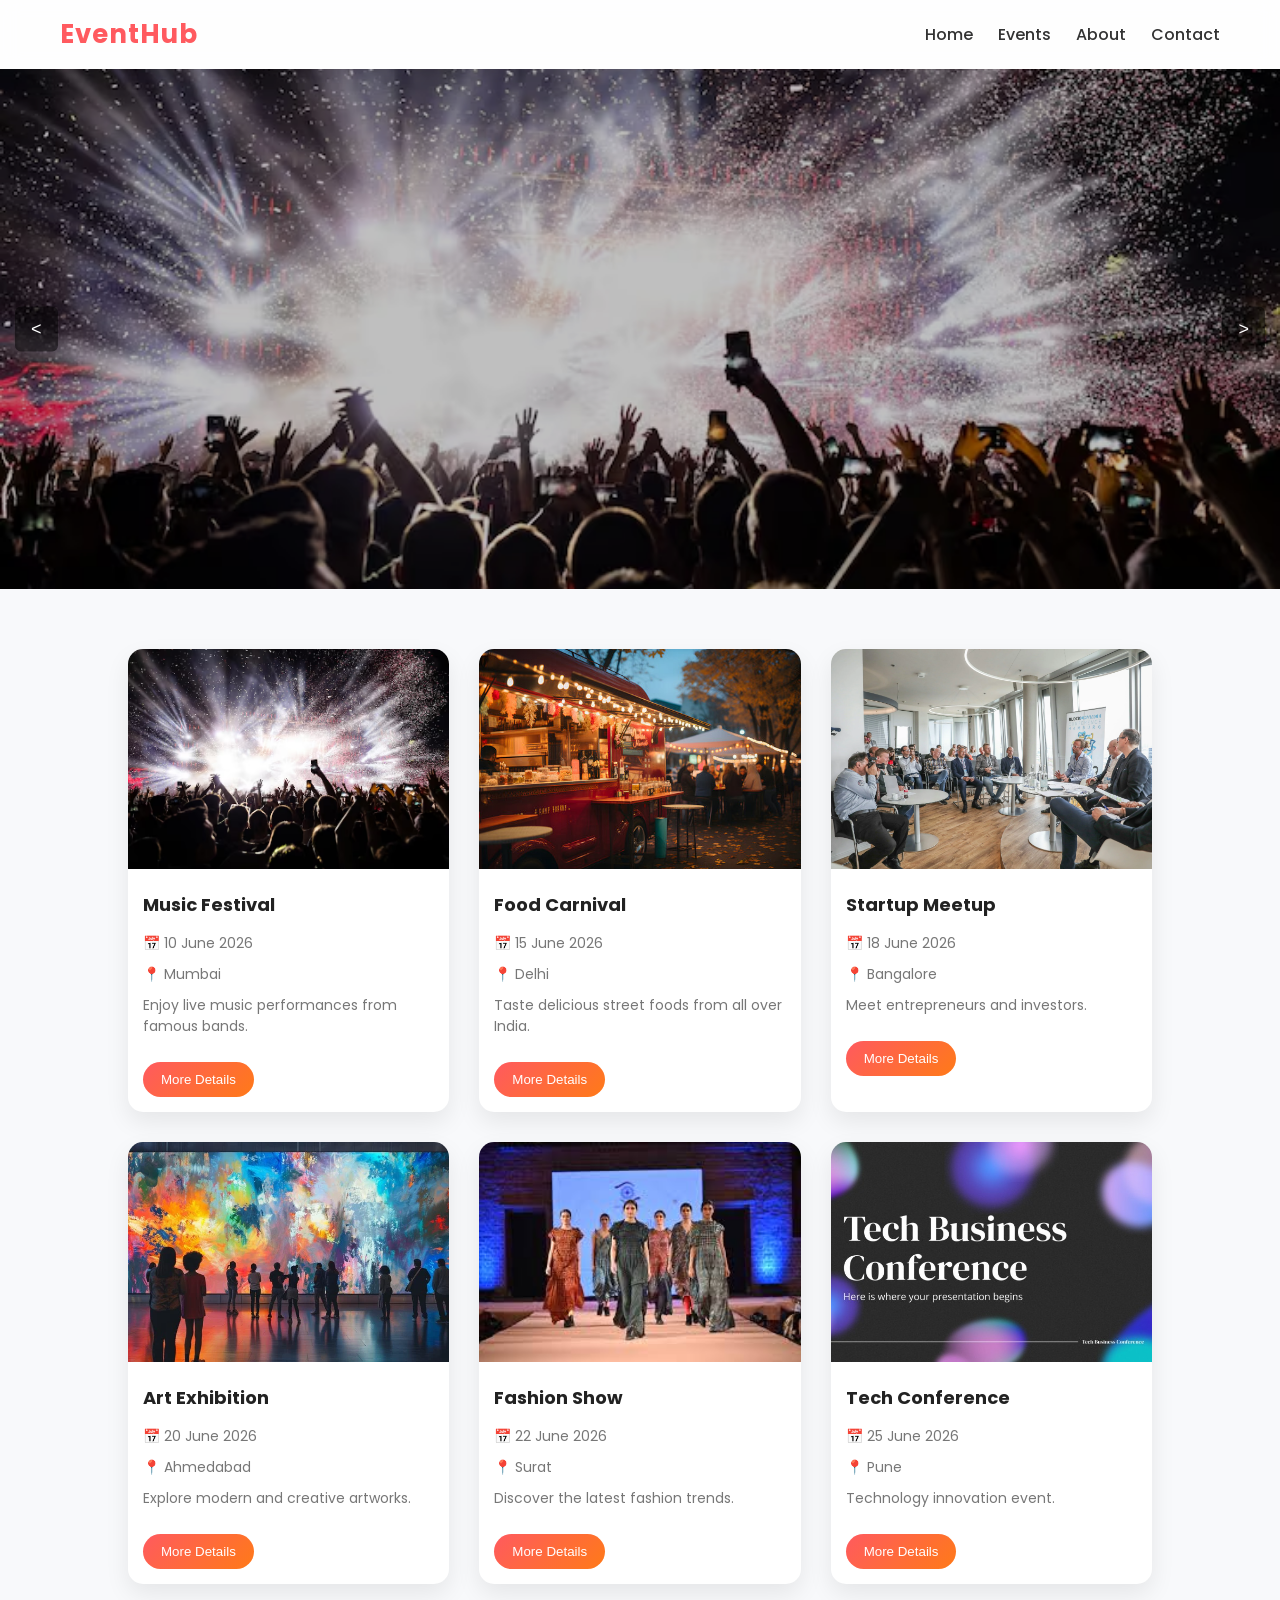
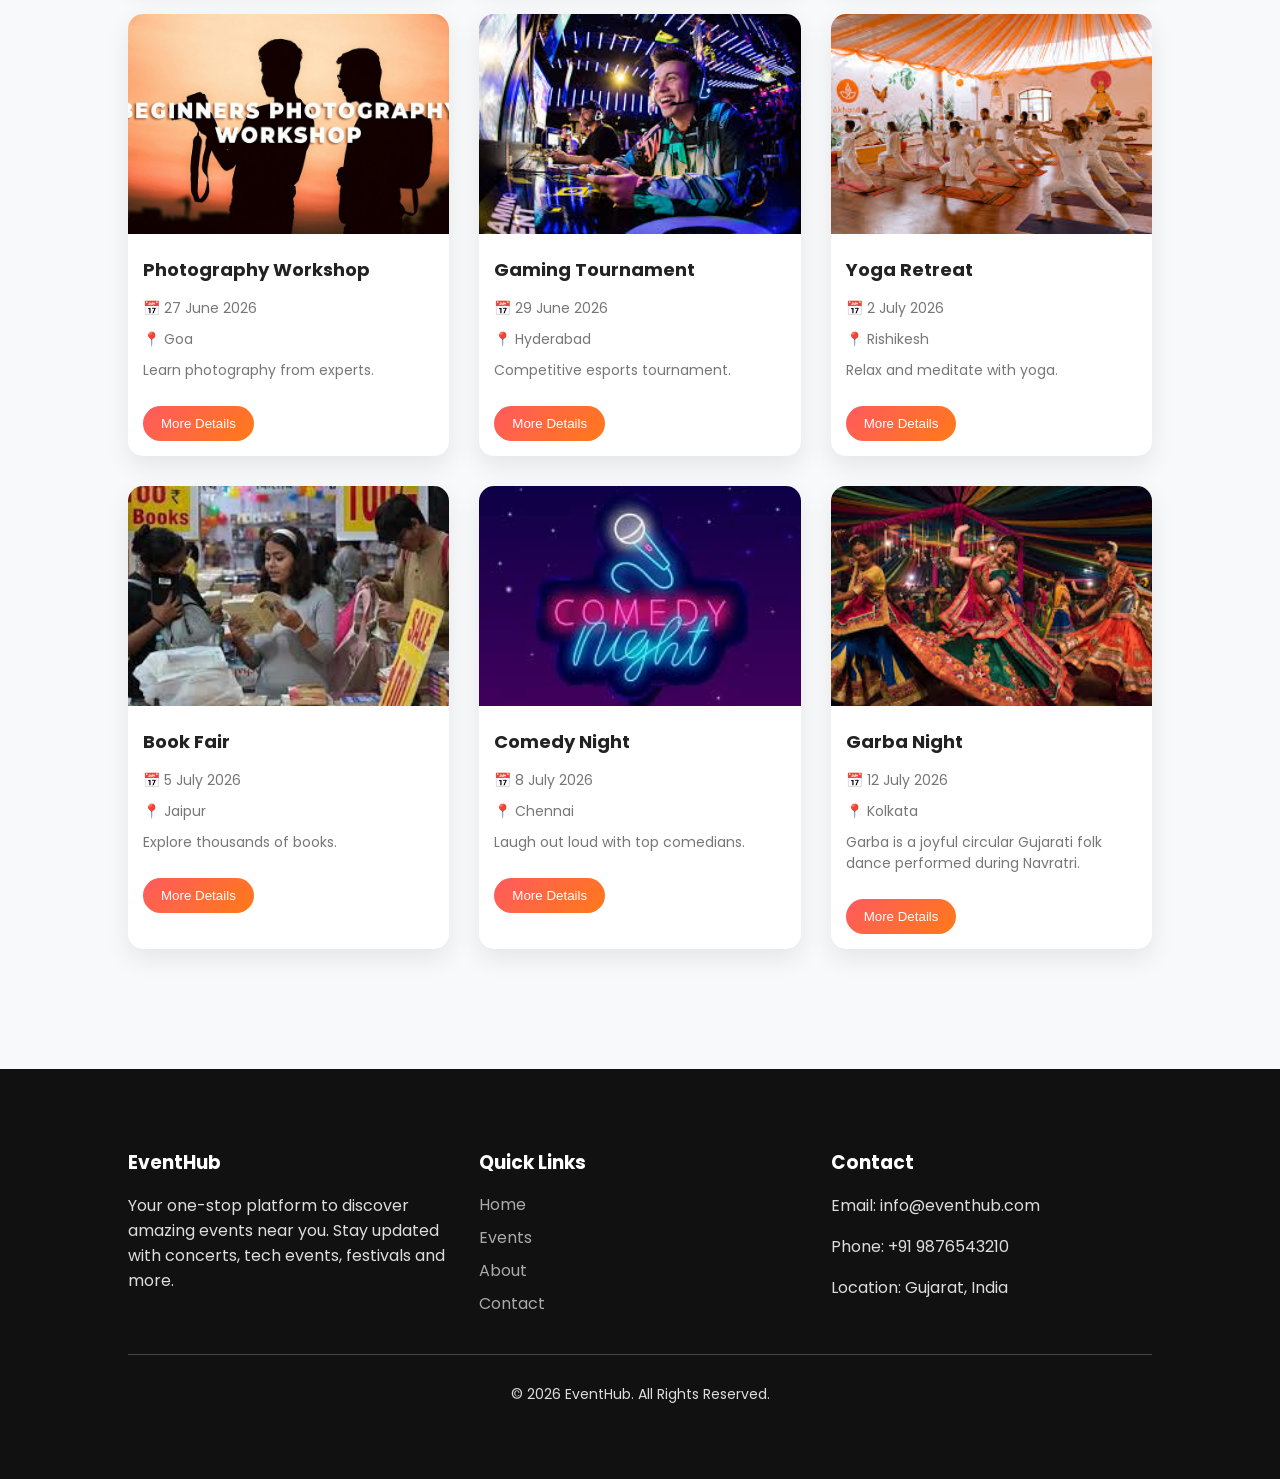
<file: index.html>
<!DOCTYPE html>
<html>

<head>

    <title>EventHub</title>

    <link rel="stylesheet" href="style.css">

    <meta name="viewport" content="width=device-width, initial-scale=1.0">

    <link href="https://fonts.googleapis.com/css2?family=Poppins&display=swap" rel="stylesheet">

</head>

<body>
    <header>

        <div class="logo">EventHub</div>

        <div class="menu-toggle">☰</div>

        <nav id="navMenu">

            <a href="index.html">Home</a>
            <a href="events.html">Events</a>
            <a href="about.html">About</a>
            <a href="contact.html">Contact</a>
        

        </nav>

    

    </header>

    <main>

        <div class="slider">

            <div class="slides" id="slides">

                <img src="event1.jpg">
                <img src="event2.jpg">
                <img src="event3.jpg">
                <img src="event4.jpg">
                <img src="event6.jpg">

            </div>

            <button class="prev">&lt;</button>
            <button class="next">&gt;</button>

        </div>

        

        <section class="events" id="eventsContainer">

        </section>

    </main>


    <footer class="footer">

        <div class="footer-container">

            <div class="footer-box">
                <h3>EventHub</h3>
                <p>Your one-stop platform to discover amazing events near you.
                    Stay updated with concerts, tech events, festivals and more.</p>
            </div>

            <div class="footer-box">
                <h3>Quick Links</h3>
                <a href="index.html">Home</a>
                <a href="events.html">Events</a>
                <a href="about.html">About</a>
                <a href="contact.html">Contact</a>
            </div>

            <div class="footer-box">
                <h3>Contact</h3>
                <p>Email: info@eventhub.com</p>
                <p>Phone: +91 9876543210</p>
                <p>Location: Gujarat, India</p>
            </div>

        </div>

        <div class="footer-bottom">
            <p>© 2026 EventHub. All Rights Reserved.</p>
        </div>

    </footer>


    <script src="events.js"></script>
    <script src="script.js"></script>

</body>

</html>
</file>
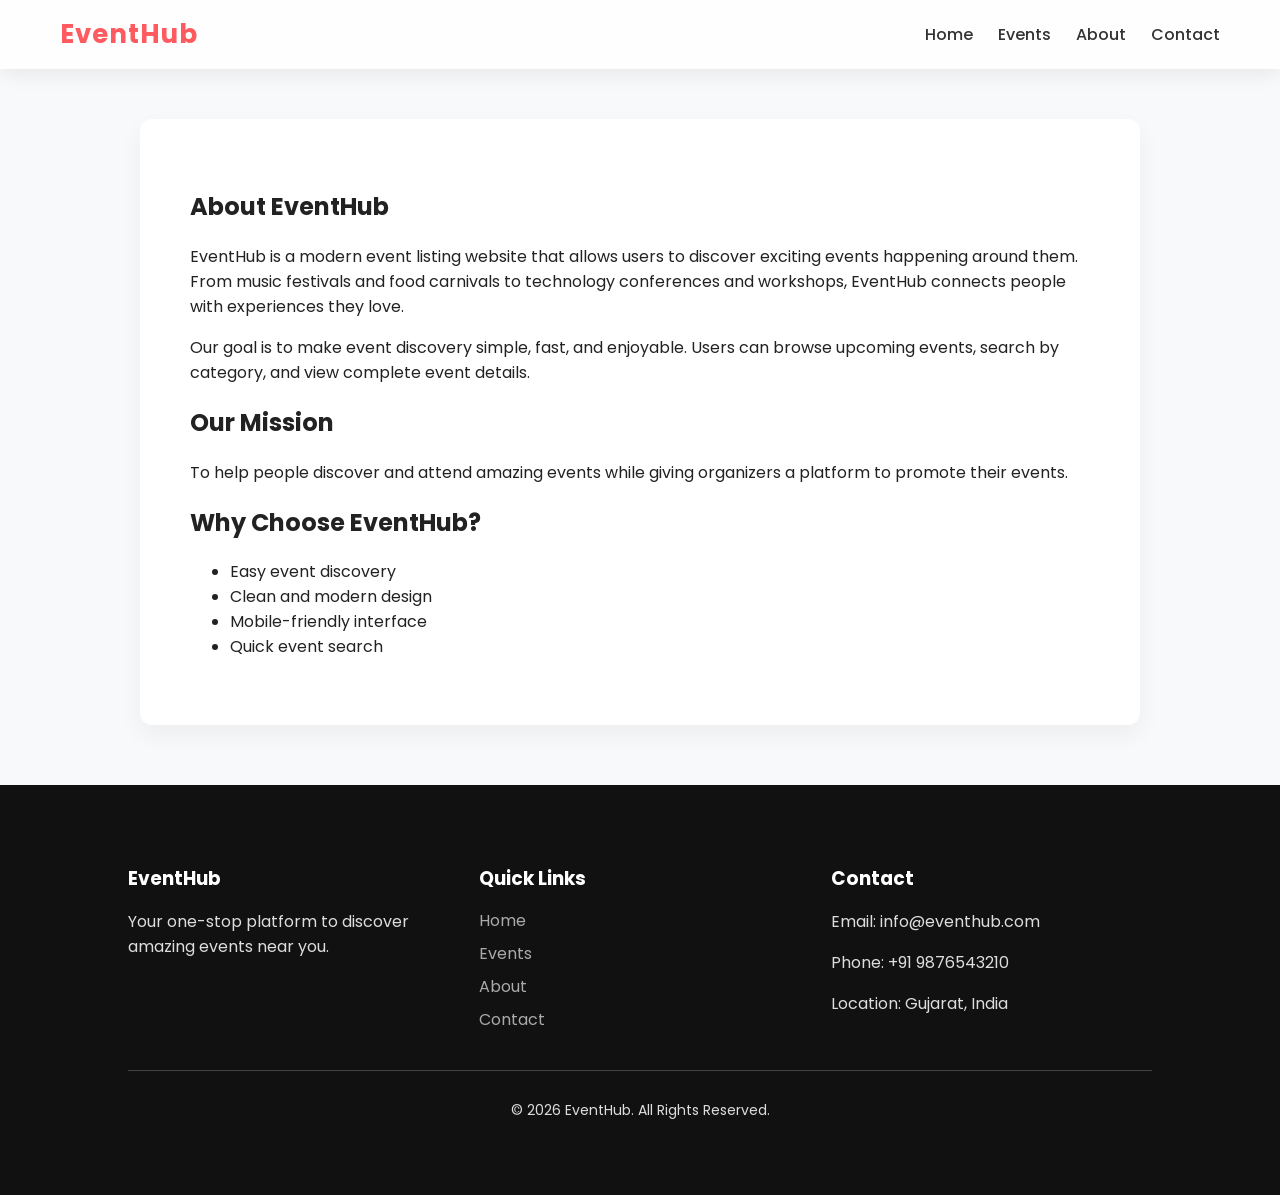
<file: about.html>
<!DOCTYPE html>
<html>

<head>

    <title>About - EventHub</title>

    <link rel="stylesheet" href="style.css">

    <meta name="viewport" content="width=device-width, initial-scale=1.0">

    <link href="https://fonts.googleapis.com/css2?family=Poppins&display=swap" rel="stylesheet">

</head>

<body>

    <header>

        <div class="logo">EventHub</div>

        <div class="menu-toggle">☰</div>

        <nav id="navMenu">

            <a href="index.html">Home</a>
            <a href="events.html">Events</a>
            <a href="about.html">About</a>
            <a href="contact.html">Contact</a>



        </nav>


    </header>


    <main>

        <section class="about-section">

            <h1>About EventHub</h1>

            <p>
                EventHub is a modern event listing website that allows users to discover
                exciting events happening around them. From music festivals and food
                carnivals to technology conferences and workshops, EventHub connects
                people with experiences they love.
            </p>

            <p>
                Our goal is to make event discovery simple, fast, and enjoyable.
                Users can browse upcoming events, search by category, and view
                complete event details.
            </p>

            <h2>Our Mission</h2>

            <p>
                To help people discover and attend amazing events while giving
                organizers a platform to promote their events.
            </p>

            <h2>Why Choose EventHub?</h2>

            <ul>
                <li>Easy event discovery</li>
                <li>Clean and modern design</li>
                <li>Mobile-friendly interface</li>
                <li>Quick event search</li>
            </ul>

        </section>

    </main>


    <footer class="footer">

        <div class="footer-container">

            <div class="footer-box">
                <h3>EventHub</h3>
                <p>Your one-stop platform to discover amazing events near you.</p>
            </div>

            <div class="footer-box">
                <h3>Quick Links</h3>
                <a href="index.html">Home</a>
                <a href="events.html">Events</a>
                <a href="about.html">About</a>
                <a href="contact.html">Contact</a>
                

            </div>

            <div class="footer-box">
                <h3>Contact</h3>
                <p>Email: info@eventhub.com</p>
                <p>Phone: +91 9876543210</p>
                <p>Location: Gujarat, India</p>
            </div>

        </div>

        <div class="footer-bottom">
            <p>© 2026 EventHub. All Rights Reserved.</p>
        </div>

    </footer>

    <script src="script.js"></script>

</body>

</html>
</file>
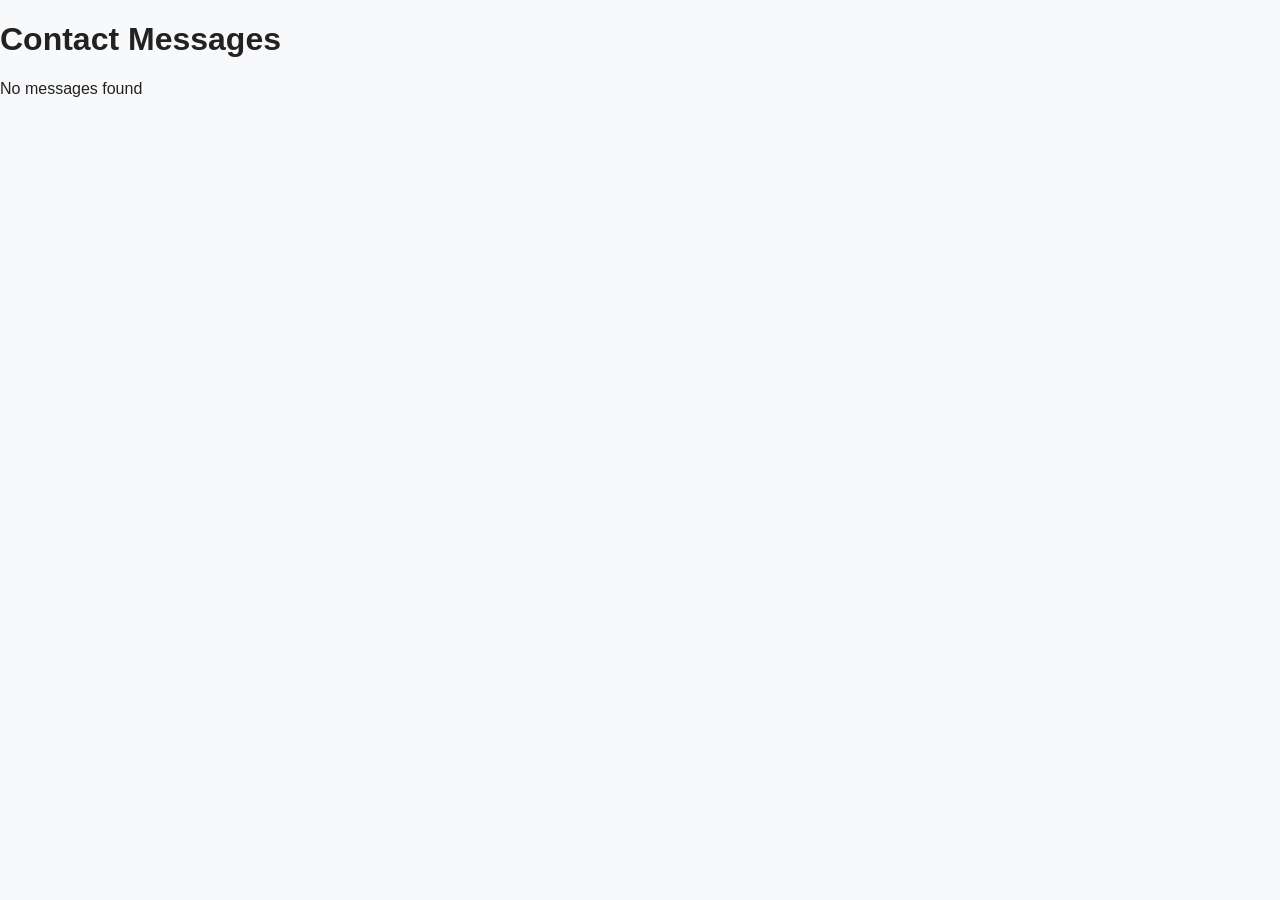
<file: admin.html>
<!DOCTYPE html>
<html>
<head>
<title>Admin Dashboard</title>
<link rel="stylesheet" href="style.css">
</head>

<body>

<h1>Contact Messages</h1>

<div id="dataContainer"></div>

<script src="admin.js"></script>

</body>
</html>
</file>
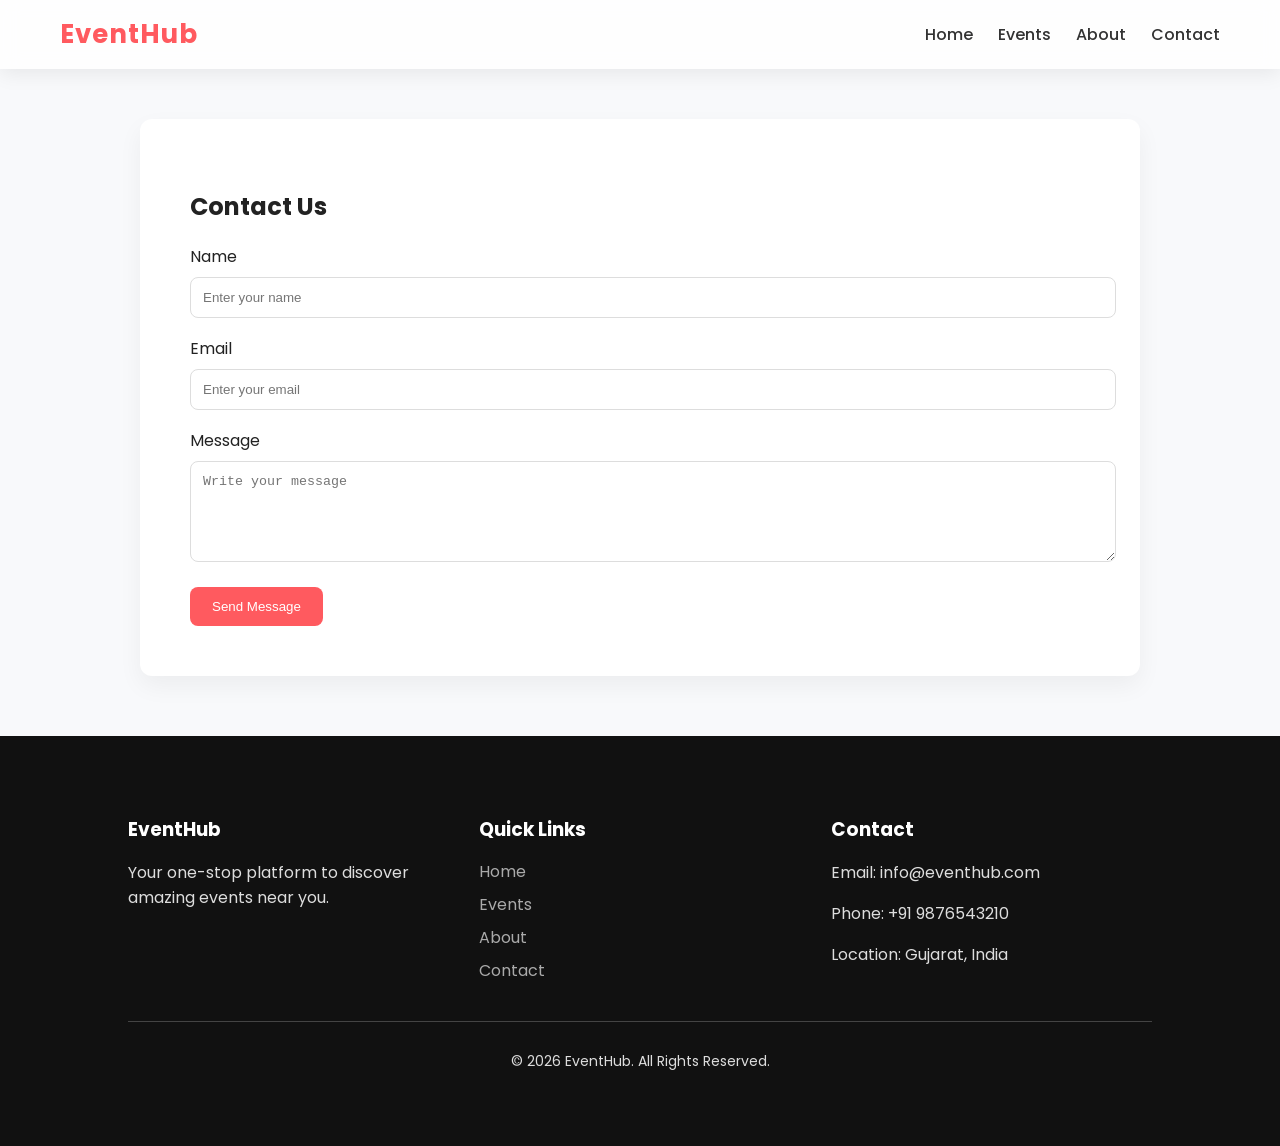
<file: contact.html>
<!DOCTYPE html>
<html>

<head>

    <title>Contact - EventHub</title>

    <link rel="stylesheet" href="style.css">

    <meta name="viewport" content="width=device-width, initial-scale=1.0">

    <link href="https://fonts.googleapis.com/css2?family=Poppins&display=swap" rel="stylesheet">

</head>

<body>

    <header>

        <div class="logo">EventHub</div>

        <div class="menu-toggle">☰</div>

        <nav id="navMenu">

            <a href="index.html">Home</a>
            <a href="events.html">Events</a>
            <a href="about.html">About</a>
            <a href="contact.html">Contact</a>


        </nav>

    </header>


    <main>

        <section class="contact-section">

            <h1>Contact Us</h1>

            <form class="contact-form">

                <label>Name</label>
                <input type="text" placeholder="Enter your name" required>

                <label>Email</label>
                <input type="email" placeholder="Enter your email" required>

                <label>Message</label>
                <textarea rows="5" placeholder="Write your message"></textarea>

                <button type="submit">Send Message</button>

            </form>



        </section>

    </main>


    <footer class="footer">

        <div class="footer-container">

            <div class="footer-box">
                <h3>EventHub</h3>
                <p>Your one-stop platform to discover amazing events near you.</p>
            </div>

            <div class="footer-box">
                <h3>Quick Links</h3>
                <a href="index.html">Home</a>
                <a href="events.html">Events</a>
                <a href="about.html">About</a>
                <a href="contact.html">Contact</a>
            </div>

            <div class="footer-box">
                <h3>Contact</h3>
                <p>Email: info@eventhub.com</p>
                <p>Phone: +91 9876543210</p>
                <p>Location: Gujarat, India</p>
            </div>

        </div>

        <div class="footer-bottom">
            <p>© 2026 EventHub. All Rights Reserved.</p>
        </div>

    </footer>

    <script src="script.js"></script>

</body>

</html>
</file>
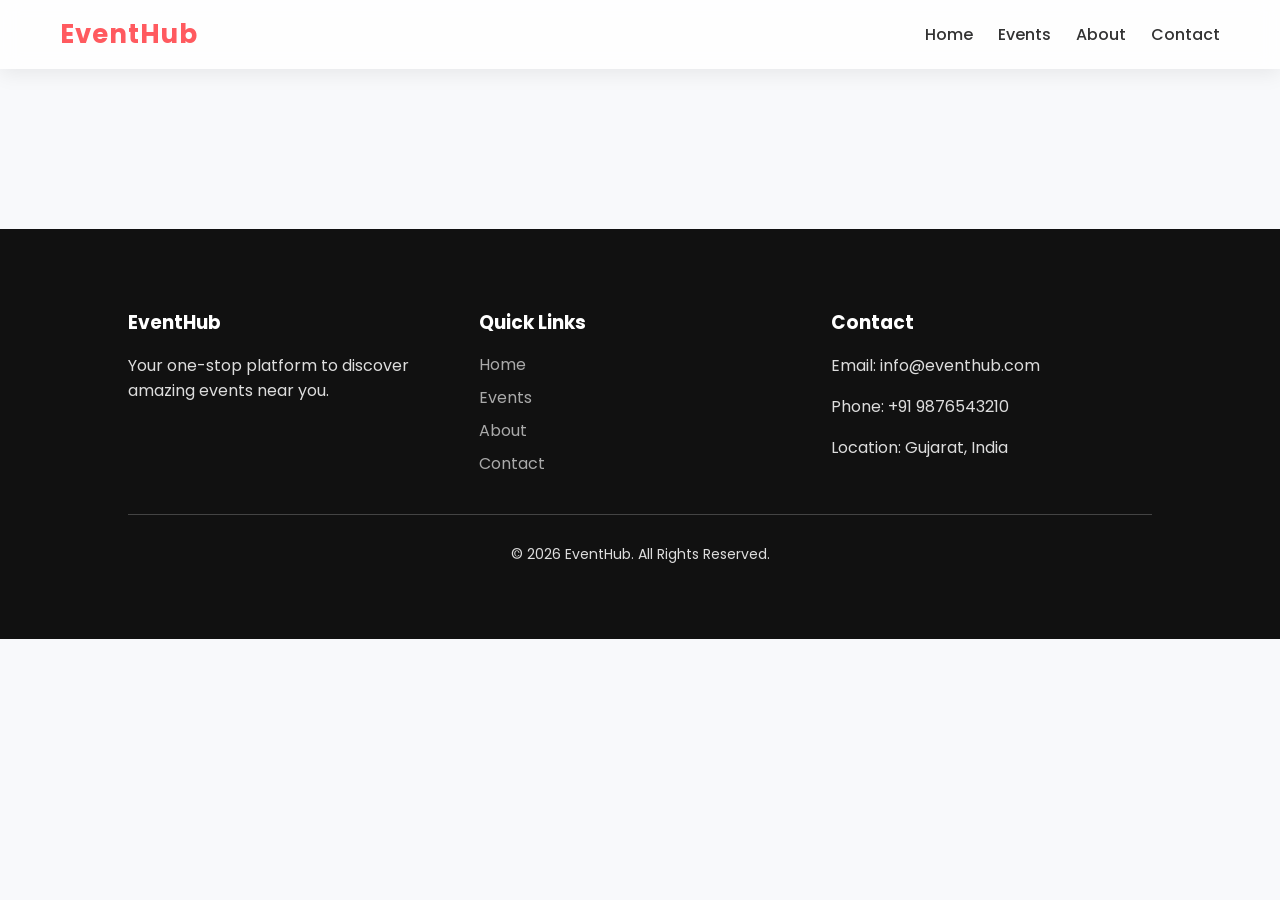
<file: details.html>
<!DOCTYPE html>
<html>

<head>

    <title>Event Details - EventHub</title>

    <link rel="stylesheet" href="style.css">

    <meta name="viewport" content="width=device-width, initial-scale=1.0">

    <link href="https://fonts.googleapis.com/css2?family=Poppins&display=swap" rel="stylesheet">

</head>

<body>

    <header>

        <div class="logo">EventHub</div>

        <div class="menu-toggle">☰</div>

        <nav id="navMenu">

            <a href="index.html">Home</a>
            <a href="events.html">Events</a>
            <a href="about.html">About</a>
            <a href="contact.html">Contact</a>
            

        </nav>


    </header>


    <main>

        <div id="eventDetails" class="details-container"></div>

    </main>


    <footer class="footer">

        <div class="footer-container">

            <div class="footer-box">
                <h3>EventHub</h3>
                <p>Your one-stop platform to discover amazing events near you.</p>
            </div>

            <div class="footer-box">
                <h3>Quick Links</h3>
                <a href="index.html">Home</a>
                <a href="events.html">Events</a>
                <a href="about.html">About</a>
                <a href="contact.html">Contact</a>
            </div>

            <div class="footer-box">
                <h3>Contact</h3>
                <p>Email: info@eventhub.com</p>
                <p>Phone: +91 9876543210</p>
                <p>Location: Gujarat, India</p>
            </div>

        </div>

        <div class="footer-bottom">
            <p>© 2026 EventHub. All Rights Reserved.</p>
        </div>

    </footer>


    <script src="events.js"></script>
    <script src="script.js"></script>

    <script>

        let params = new URLSearchParams(window.location.search)

        let id = params.get("id")

        let event = events.find(e => e.id == id)

        if (event) {

            document.getElementById("eventDetails").innerHTML = `

<img src="${event.image}" class="details-image">

<h1>${event.title}</h1>

<p><b>Date:</b> ${event.date}</p>

<p><b>Time:</b> ${event.Time}</p>

<p><b>Location:</b> ${event.location}</p>

<p><b>Organizer:</b> EventHub Team</p>

<p><b>Ticket:</b> ${event.Ticket}</p>

<p>${event.description}</p>

<a href="events.html" class="back-btn">⬅ Back to Events</a>

`

        }

    </script>

</body>

</html>
</file>
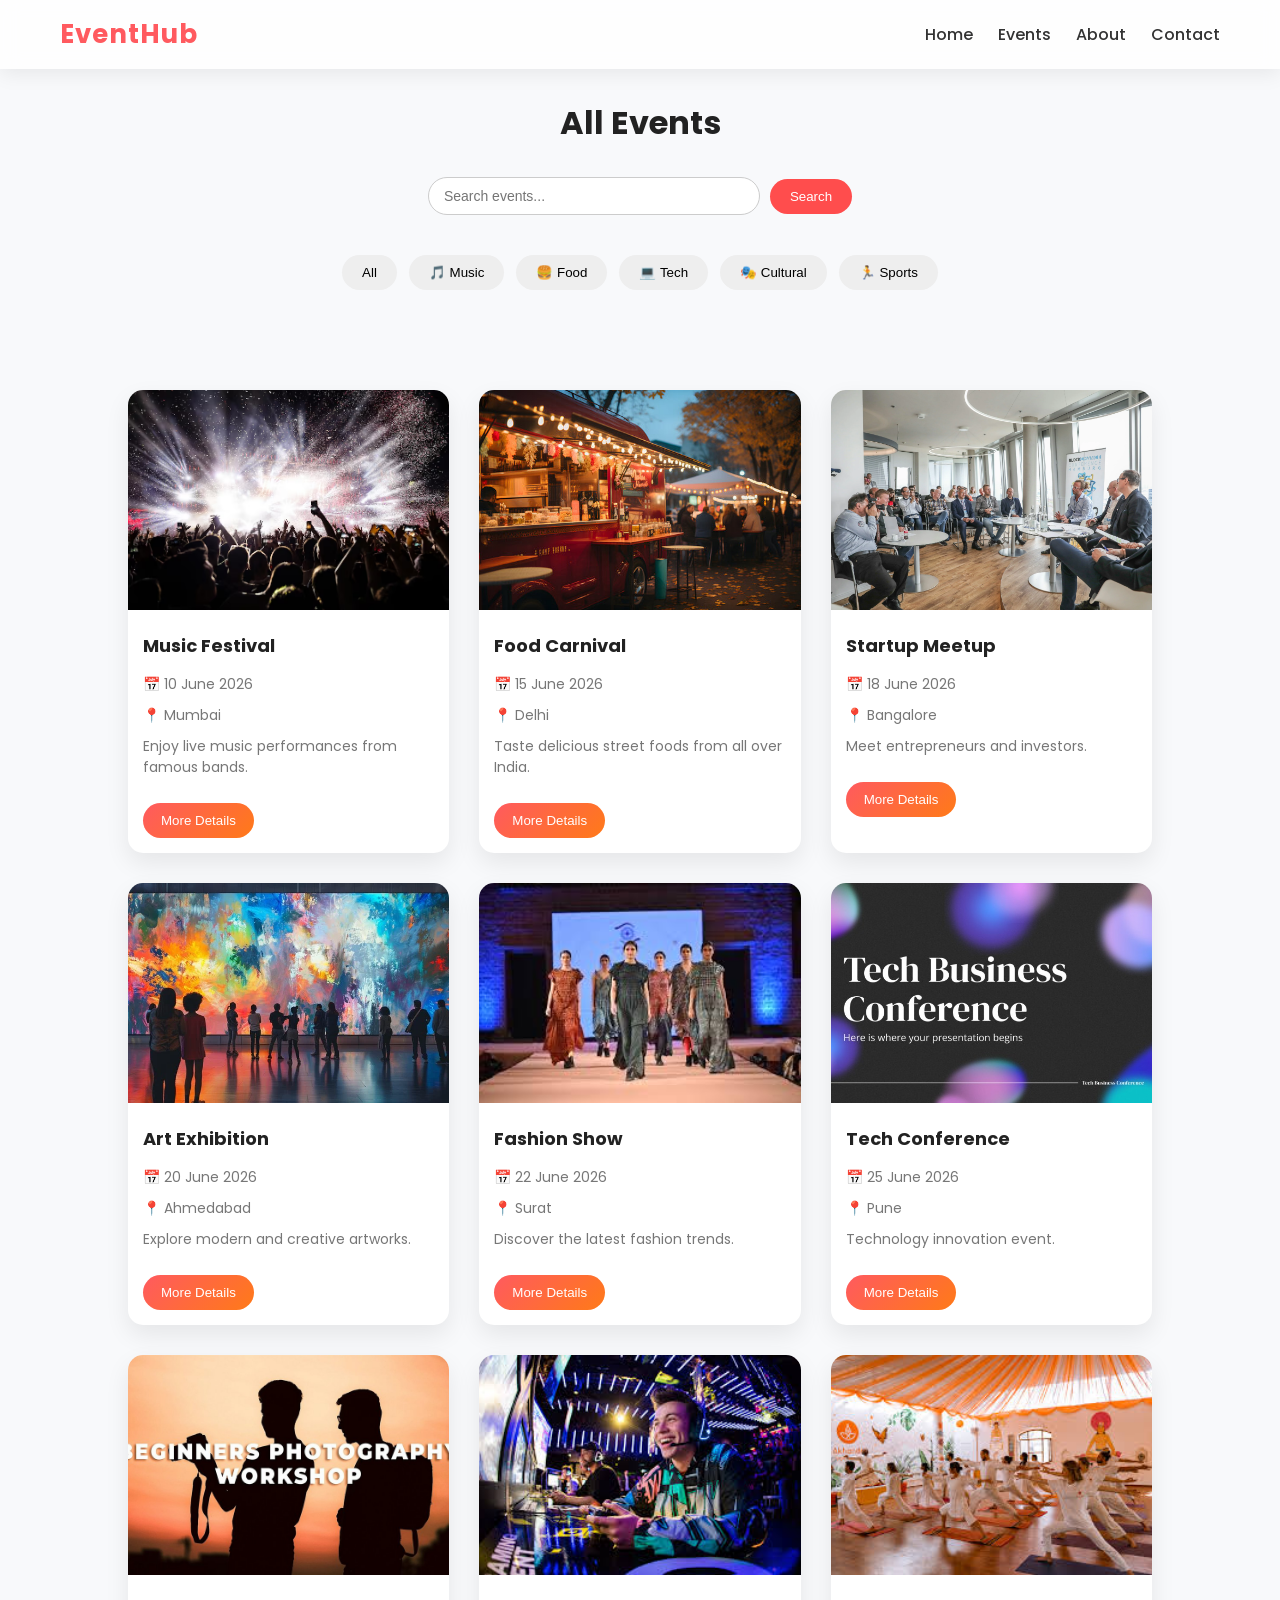
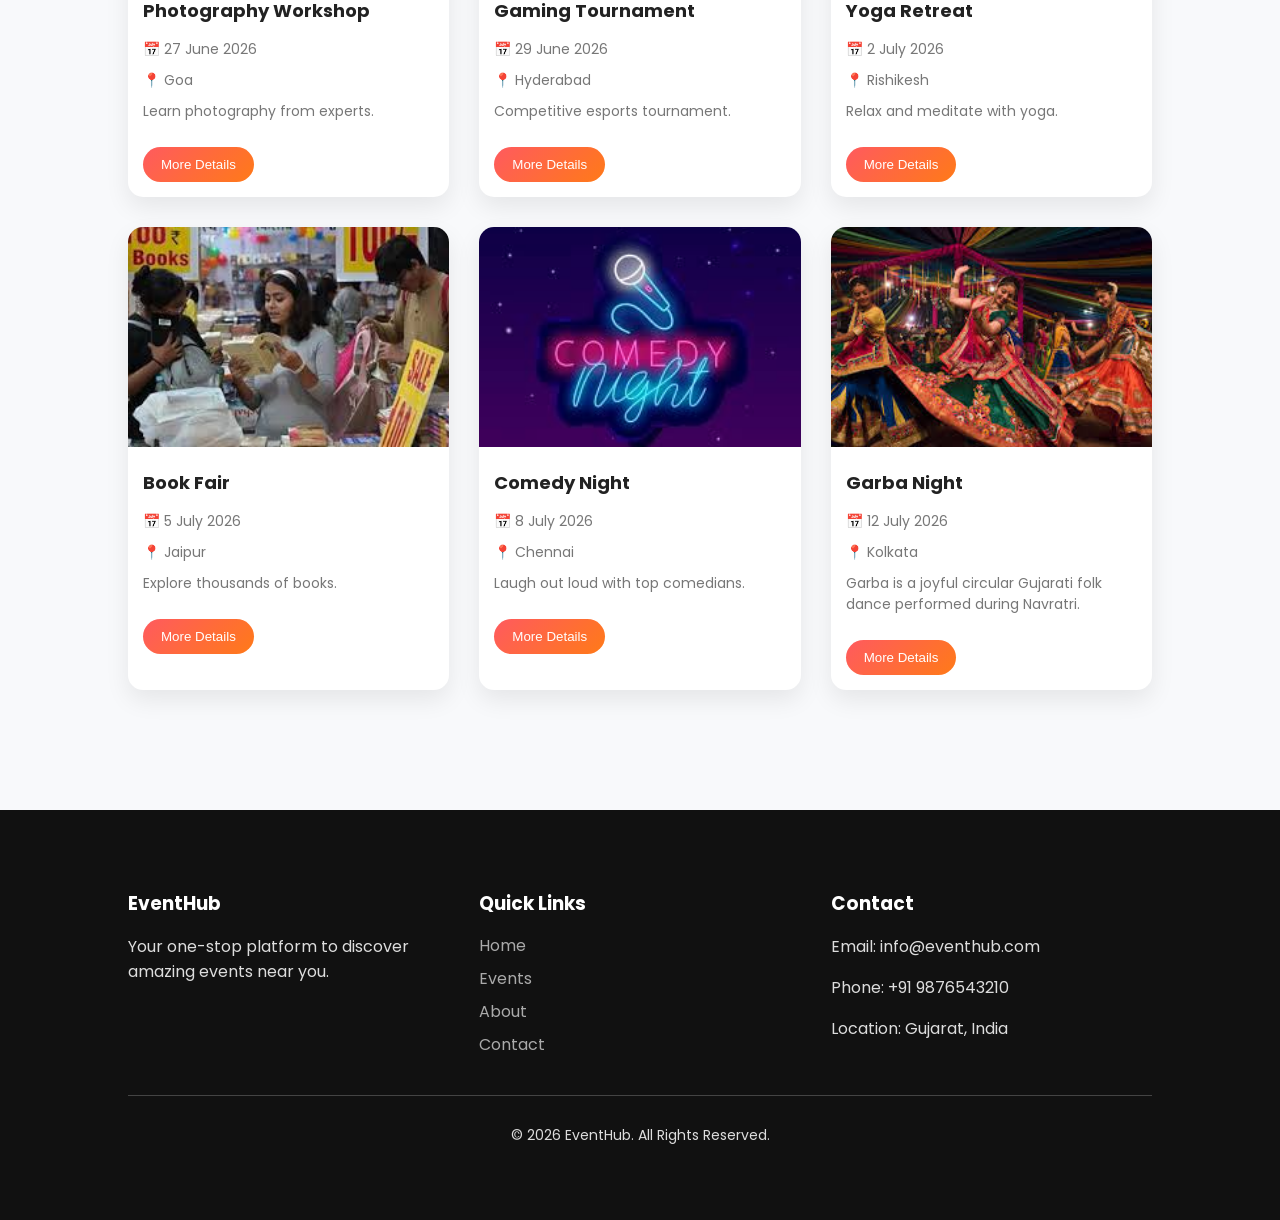
<file: events.html>
<!DOCTYPE html>
<html>

<head>

    <title>Events - EventHub</title>

    <link rel="stylesheet" href="style.css">

    <meta name="viewport" content="width=device-width, initial-scale=1.0">

    <link href="https://fonts.googleapis.com/css2?family=Poppins&display=swap" rel="stylesheet">

</head>

<body>

    <header>

        <div class="logo">EventHub</div>

        <div class="menu-toggle">☰</div>

        <nav id="navMenu">

            <a href="index.html">Home</a>
            <a href="events.html">Events</a>
            <a href="about.html">About</a>
            <a href="contact.html">Contact</a>


        </nav>



    </header>


    <main>

        <h1 style="text-align:center;margin-top:30px;">All Events</h1>

        <div class="search-box">
            <input type="text" id="searchInput" placeholder="Search events...">
            <button onclick="searchEvents()"> Search </button>
        </div>

        <section class="category-filter">

            <button onclick="filterEvents('All')">All</button>

            <button onclick="filterEvents('Music')">🎵 Music</button>

            <button onclick="filterEvents('Food')">🍔 Food</button>

            <button onclick="filterEvents('Tech')">💻 Tech</button>

            <button onclick="filterEvents('Cultural')">🎭 Cultural</button>

            <button onclick="filterEvents('Sports')">🏃 Sports</button>

        </section>


        <section class="events" id="eventsContainer">

        </section>


    </main>


    <footer class="footer">

        <div class="footer-container">

            <div class="footer-box">
                <h3>EventHub</h3>
                <p>Your one-stop platform to discover amazing events near you.</p>
            </div>

            <div class="footer-box">
                <h3>Quick Links</h3>
                <a href="index.html">Home</a>
                <a href="events.html">Events</a>
                <a href="about.html">About</a>
                <a href="contact.html">Contact</a>
            </div>

            <div class="footer-box">
                <h3>Contact</h3>
                <p>Email: info@eventhub.com</p>
                <p>Phone: +91 9876543210</p>
                <p>Location: Gujarat, India</p>
            </div>

        </div>

        <div class="footer-bottom">
            <p>© 2026 EventHub. All Rights Reserved.</p>
        </div>

    </footer>


    <script src="events.js"></script>
    <script src="script.js"></script>

</body>

</html>
</file>
<file: style.css>
/* GLOBAL COLORS */

:root{
    --primary:#ff5a5f;
    --secondary:#222;
    --light:#f8f9fb;
    --gray:#777;
    }
    
    /* BODY */
    
    body{
    font-family:'Poppins',sans-serif;
    margin:0;
    background:var(--light);
    color:var(--secondary);
    }
    
    /* HEADER */
    
    header{
    display:flex;
    justify-content:space-between;
    align-items:center;
    padding:15px 60px;
    background:rgba(255,255,255,0.8);
    backdrop-filter:blur(10px);
    box-shadow:0 4px 20px rgba(0,0,0,0.08);
    position:sticky;
    top:0;
    z-index:1000;
    }
    
    .logo{
    font-size:26px;
    font-weight:700;
    color:var(--primary);
    letter-spacing:1px;
    }
    
    nav{
    display:flex;
    align-items:center;
    }
    
    nav a{
    margin-left:25px;
    text-decoration:none;
    color:#333;
    font-weight:500;
    transition:0.3s;
    }
    
    nav a:hover{
    color:var(--primary);
    }
    
    .menu-toggle{
    display:none;
    font-size:26px;
    cursor:pointer;
    }
    
    /* SEARCH BAR */
    
    .nav-search input{
    
    padding:10px 18px;
    border-radius:30px;
    border:none;
    background:#f2f2f2;
    width:220px;
    outline:none;
    transition:0.3s;
    }
    
    .nav-search input:focus{
    box-shadow:0 0 0 2px var(--primary);
    }
    
    /* SLIDER */

    .slider{
        width:100%;
        overflow:hidden;
        position:relative;
        }
        
        .slides{
        display:flex;
        transition:transform 0.5s ease-in-out;
        }
        
        .slides img{
        width:100%;
        flex-shrink:0;
        height:520px;
        object-fit:cover;
        filter:brightness(75%);
        }
        
        .prev,.next{
        position:absolute;
        top:50%;
        transform:translateY(-50%);
        background:rgba(0,0,0,0.5);
        color:white;
        border:none;
        padding:12px 16px;
        cursor:pointer;
        font-size:18px;
        border-radius:6px;
        }
        
        .prev{left:15px;}
        .next{right:15px;}
    
    .events{
    display:grid;
    grid-template-columns:repeat(auto-fit,minmax(270px,1fr));
    gap:30px;
    padding:60px 10%;
    }
    

    .category-filter{
        display:flex;
        justify-content:center;
        align-items:center;
        flex-wrap:wrap;
        gap:12px;
        margin:40px auto;
        max-width:800px;   /* keeps it centered nicely */
        }
        
        .category-filter button{
        padding:10px 20px;
        border:none;
        border-radius:25px;
        background:#eee;
        cursor:pointer;
        font-weight:500;
        transition:0.3s;
        }
        
        .category-filter button:hover{
        background:#ff5a5f;
        color:white;
        transform:scale(1.05);
        }

        .category-filter button.active{
            background:#ff5a5f;
            color:white;
            transform:scale(1.05);
            }

    /* EVENT CARD */
    
    .event-card{
    background:white;
    border-radius:15px;
    overflow:hidden;
    box-shadow:0 10px 25px rgba(0,0,0,0.08);
    transition:0.35s;
    text-align:left;
    animation:fadeUp 0.6s ease;
    }
    
    .event-card:hover{
    transform:translateY(-10px) scale(1.02);
    box-shadow:0 20px 35px rgba(0,0,0,0.12);
    }
    
    .event-card img{
    width:100%;
    height:220px;
    object-fit:cover;
    }
    
    .event-card h3{
    margin:15px;
    font-size:18px;
    }
    
    .event-card p{
    margin:0 15px 10px;
    font-size:14px;
    color:var(--gray);
    }
    
    /* BUTTON */
    
    .event-card button{
    margin:15px;
    padding:10px 18px;
    border:none;
    border-radius:30px;
    background:linear-gradient(135deg,#ff5a5f,#ff7a18);
    color:white;
    font-weight:500;
    cursor:pointer;
    transition:0.3s;
    }
    
    .event-card button:hover{
    transform:scale(1.05);
    }
    
    /* DETAILS PAGE */
    
    .details-container{
    max-width:900px;
    margin:auto;
    padding:50px 20px;
    }
    
    .details-image{
    width:100%;
    max-height:420px;
    object-fit:cover;
    border-radius:12px;
    margin-bottom:20px;
    }
    
    .back-btn{
    display:inline-block;
    margin-top:20px;
    text-decoration:none;
    background:var(--primary);
    color:white;
    padding:12px 22px;
    border-radius:8px;
    transition:0.3s;
    }
    
    .back-btn:hover{
    background:#e74c50;
    }

    .search-box{
        display:flex;
        justify-content:center;
        align-items:center;
        margin:30px auto;
        gap:10px;
        }
        
        .search-box input{
        width:300px;
        padding:10px 15px;
        border-radius:25px;
        border:1px solid #ccc;
        outline:none;
        font-size:14px;
        }
        
        .search-box button{
        padding:10px 20px;
        border:none;
        background:#ff4d4d;
        color:white;
        border-radius:25px;
        cursor:pointer;
        font-weight:500;
        }
        
        .search-box button:hover{
        background:#e60023;
        }
    
    /* ABOUT & CONTACT */
    
    .about-section,
    .contact-section{
    padding:50px;
    max-width:900px;
    margin:auto;
    margin-top: 50px;
    background:white;
    border-radius:12px;
    box-shadow:0 10px 25px rgba(0,0,0,0.05);
    }
    
    .contact-form input,
    .contact-form textarea{
    width:100%;
    padding:12px;
    border:1px solid #ddd;
    border-radius:8px;
    margin-top:8px;
    margin-bottom:18px;
    }
    
    .contact-form button{
    background:var(--primary);
    color:white;
    border:none;
    padding:12px 22px;
    border-radius:8px;
    cursor:pointer;
    }
    
    /* FOOTER */
    
    .footer{
    background:#111;
    color:#ddd;
    padding:60px 10%;
    margin-top:60px;
    }
    
    .footer-container{
    display:flex;
    justify-content:space-between;
    flex-wrap:wrap;
    gap:30px;
    }
    
    .footer-box{
    flex:1;
    min-width:200px;
    }
    
    .footer-box h3{
    margin-bottom:15px;
    color:white;
    }
    
    .footer-box a{
    display:block;
    color:#aaa;
    text-decoration:none;
    margin-bottom:8px;
    transition:0.3s;
    }
    
    .footer-box a:hover{
    color:var(--primary);
    }
    
    .footer-bottom{
    text-align:center;
    margin-top:30px;
    border-top:1px solid #444;
    padding-top:15px;
    font-size:14px;
    }
    
    /* ANIMATION */
    
    @keyframes fadeUp{
    from{
    opacity:0;
    transform:translateY(40px);
    }
    to{
    opacity:1;
    transform:translateY(0);
    }
    }
    
    /* MOBILE */
    
    @media(max-width:768px){
    
    header{
    padding:15px 20px;
    }
    
    nav{
    display:none;
    flex-direction:column;
    background:white;
    position:absolute;
    top:70px;
    right:0;
    width:200px;
    box-shadow:0 5px 15px rgba(0,0,0,0.1);
    }
    
    nav a{
    padding:12px 20px;
    border-bottom:1px solid #eee;
    }
    
    nav.show{
    display:flex;
    }
    
    .menu-toggle{
    display:block;
    }
    
    .nav-search{
    width:100%;
    margin-top:10px;
    }
    
    .nav-search input{
    width:100%;
    }
    
    .events{
    padding:40px 20px;
    }
    
    }

    /* AUTH PAGES */

.auth-container{
    display:flex;
    justify-content:center;
    align-items:center;
    height:100vh;
    background:var(--light);
    }
    
    .auth-box{
    background:white;
    padding:40px;
    border-radius:12px;
    width:350px;
    text-align:center;
    box-shadow:0 5px 20px rgba(0,0,0,0.2);
    }
    
    .auth-box h2{
    margin-bottom:20px;
    }
    
    .auth-box input{
    width:100%;
    padding:12px;
    margin:10px 0;
    border:1px solid rgb(218, 44, 44);
    border-radius:8px;
    outline:none;
    }
    
    .auth-box input:focus{
    border-color:rgb(233, 71, 71);
    }
    
    .auth-box button{
    width:100%;
    padding:12px;
    background:#ff5a5f;
    color:white;
    border:none;
    border-radius:8px;
    cursor:pointer;
    font-size:16px;
    margin-top:10px;
    }
    
    .auth-box button:hover{
    background:#ff5a5f;
    }
    
    .auth-box p{
    margin-top:15px;
    font-size:14px;
    }
    
    .auth-box a{
    color:#ff5a5f;
    text-decoration:none;
    font-weight:bold;
    }
</file>
